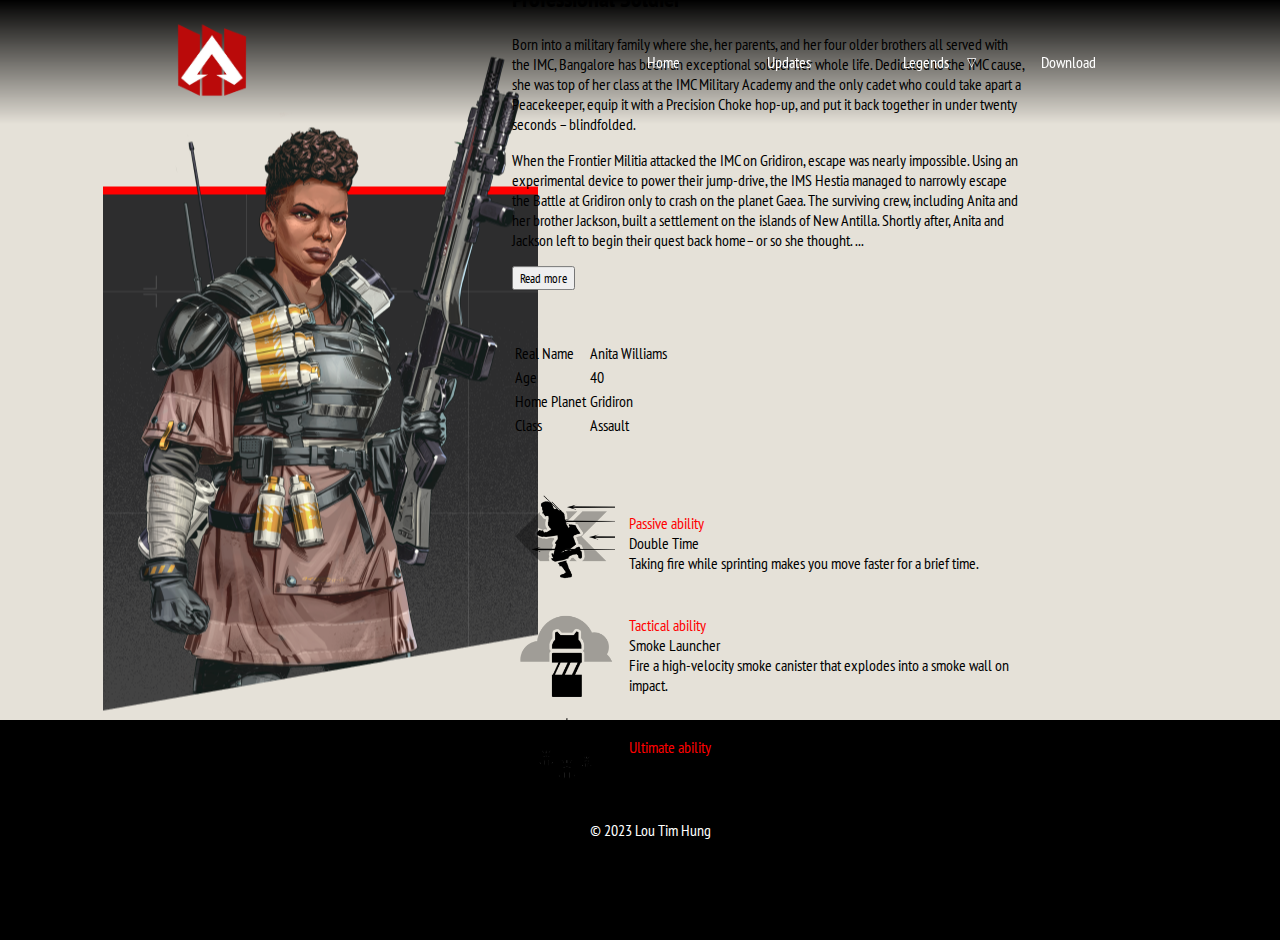
<file: Bangalore.html>
<!doctype html>
<html>
  <head>
    <meta charset="UTF-8">
    <link rel="preconnect" href="https://fonts.googleapis.com">
    <link rel="preconnect" href="https://fonts.gstatic.com" crossorigin>
    <link href="https://fonts.googleapis.com/css2?family=PT+Sans+Narrow:wght@400;700&display=swap" rel="stylesheet">
    <link href="css/style.css" rel="stylesheet" type="text/css" />
    <title>Apex - Legends - Bangalore</title>
    <script>
      function myFunction() {
        var dots = document.getElementById("dots");
        var moreText = document.getElementById("more");
        var btnText = document.getElementById("myBtn");
        if (dots.style.display === "none") {
          dots.style.display = "inline";
          btnText.innerHTML = "Read more";
          moreText.style.display = "none";
        } else {
          dots.style.display = "none";
          btnText.innerHTML = "Read less";
          moreText.style.display = "inline";
        }
      }
    </script>
  </head>
  <body>
    <nav class="navbar"><a href="index.html"><img src="image/logo.png" alt="logo" class="logo"></a>
      <ul class="nav-list">
        <li class="list-item"><a href="index.html"><button class="nav-button">Home</button></a></li>
        <li class="list-item"><a href="Updates.html"><button class="nav-button">Updates</button></a></li>
        <li class="list-item">
          <div class="dropdown"><a href="Legends.html" class="dropdown-btn"><span>Legends</span></a>
            <ul class="menu">
              <li><a href="Bangalore.html">Bangalore</a></li>
              <li><a href="Bloodhound.html">Bloodhound</a></li>
              <li>
                <div style="text-align: center">upcoming</div>
              </li>
            </ul>
          </div>
        </li>
        <li class="list-item"><a href="Download.html"><button class="nav-button">Download</button></a></li>
      </ul>
    </nav>
    <div class="content-container"><img src="image/bg-apex-legends.jpg" class="background">
      <div class="content-left"><img src="image/apex-legends/icon/Bangalore.png"></div>
      <div class="content-right">
        <div>
          <h1>BANGALORE</h1>
          <h2>Professional Soldier</h2>
          <p>Born into a military family where she, her parents, and her four older brothers all served with the IMC, Bangalore has been an exceptional soldier her whole life. Dedicated to the IMC cause, she was top of her class at the IMC Military Academy and the only cadet who could take apart a Peacekeeper, equip it with a Precision Choke hop-up, and put it back together in under twenty seconds – blindfolded.</p>
          <p>When the Frontier Militia attacked the IMC on Gridiron, escape was nearly impossible. Using an experimental device to power their jump-drive, the IMS Hestia managed to narrowly escape the Battle at Gridiron only to crash on the planet Gaea. The surviving crew, including Anita and her brother Jackson, built a settlement on the islands of New Antilla. Shortly after, Anita and Jackson left to begin their quest back home– or so she thought. <span id="dots">...</span></p><span id="more">
            <p>A few years later, on another ship nicknamed the IMS Hestia II, Anita and Jackson were attacked by unknown assailants. A bomb on the outer hull blew out a chunk of the ship… but not before Jackson shielded her, sacrificing his own life to save hers. Anita watched helplessly, as Jackson was sucked out into the vacuum of space. After crashing on the Syndicate planet Solace, Anita looked for both work and the brother she refused to believe had died, so they could begin the decades-long trip back home.</p>
            <p>She started fighting in the Games in the hopes of earning the money and finding a pilot willing to take the epic trip back home to reunite with what remains of her family, but was shocked to find Jackson alive and living a new life. Now that Anita and Jackson are reunited in the Games, she plans to work through her relationship with her estranged brother and support her new chosen family–the Legends.</p>
          </span><button onclick="myFunction()" id="myBtn">Read more</button>
        </div>
        <div style="margin-top: 50px;">
          <table>
            <tr>
              <td><strong>Real Name</strong></td>
              <td> Anita Williams </td>
            </tr>
            <tr>
              <td><strong>Age</strong></td>
              <td> 40 </td>
            </tr>
            <tr>
              <td><strong>Home Planet</strong></td>
              <td> Gridiron </td>
            </tr>
            <tr>
              <td><strong>Class</strong></td>
              <td> Assault </td>
            </tr>
          </table>
        </div>
        <div class="abilities" style="margin-top: 50px;">
          <table>
            <tr>
              <td><img src="image/apex-legends/abilities/bangalore-ability-p.png"></td>
              <td>
                <p><strong style="color: red">Passive ability</strong><br><strong>Double Time</strong><br> Taking fire while sprinting makes you move faster for a brief time.</p>
              </td>
            </tr>
            <tr>
              <td><img src="image/apex-legends/abilities/bangalore-ability-1.png"></td>
              <td>
                <p><strong style="color: red">Tactical ability</strong><br><strong>Smoke Launcher</strong><br> Fire a high-velocity smoke canister that explodes into a smoke wall on impact.</p>
              </td>
            </tr>
            <tr>
              <td><img src="image/apex-legends/abilities/bangalore-ability-2.png"></td>
              <td>
                <p><strong style="color: red">Ultimate ability</strong><br><strong>Rolling Thunder</strong><br> Call in an artillery strike that slowly creeps across the landscape.</p>
              </td>
            </tr>
          </table>
        </div>
      </div>
    </div>
    <footer>
      <p>&copy; 2023 Lou Tim Hung</p>
    </footer>
  </body>
</html>
</file>
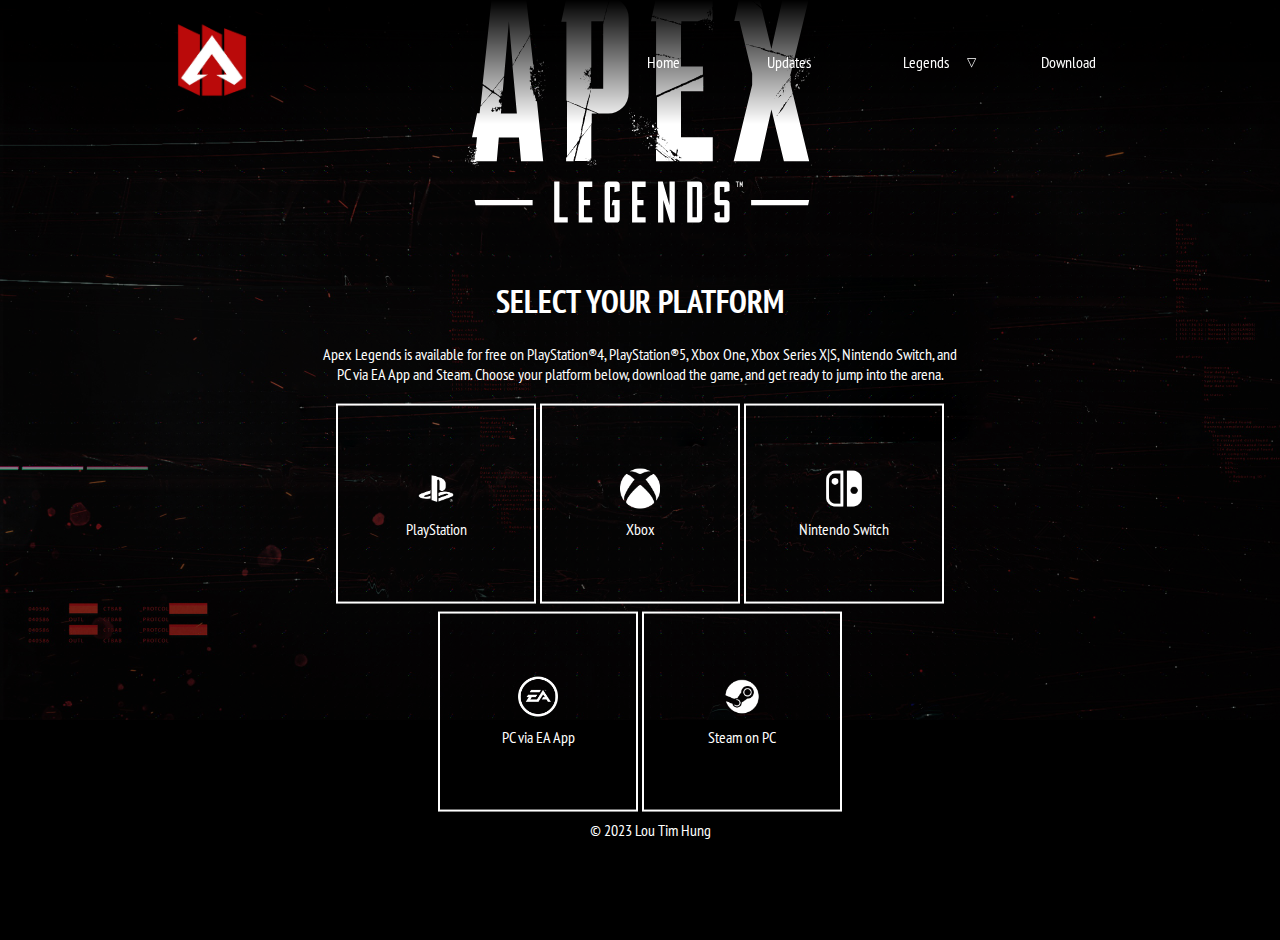
<file: Download.html>
<!doctype html>
<html>
  <head>
    <meta charset="UTF-8">
    <link rel="preconnect" href="https://fonts.googleapis.com">
    <link rel="preconnect" href="https://fonts.gstatic.com" crossorigin>
    <link href="https://fonts.googleapis.com/css2?family=PT+Sans+Narrow:wght@400;700&display=swap" rel="stylesheet">
    <link href="css/style.css" rel="stylesheet" type="text/css" />
    <title>Apex - Download</title>
  </head>
  <body>
    <nav class="navbar"><a href="index.html"><img src="image/logo.png" alt="logo" class="logo"></a>
      <ul class="nav-list">
        <li class="list-item"><a href="index.html"><button class="nav-button">Home</button></a></li>
        <li class="list-item"><a href="Updates.html"><button class="nav-button">Updates</button></a></li>
        <li class="list-item">
          <div class="dropdown"><a href="Legends.html" class="dropdown-btn"><span>Legends</span></a>
            <ul class="menu">
              <li><a href="Bangalore.html">Bangalore</a></li>
              <li><a href="Bloodhound.html">Bloodhound</a></li>
              <li>
                <div style="text-align: center">upcoming</div>
              </li>
            </ul>
          </div>
        </li>
        <li class="list-item"><a href="Download.html"><button class="nav-button">Download</button></a></li>
      </ul>
    </nav>
    <div class="content-container"><img src="image/bg-download.jpeg" class="background" style="filter: brightness(0.5);">
      <div class="content"><img src="image/apex-light-hero-logo.svg" alt="apex-legends-logo">
        <h1>SELECT YOUR PLATFORM</h1>
        <p>Apex Legends is available for free on PlayStation®4, PlayStation®5, Xbox One, Xbox Series X|S, Nintendo Switch, and PC via EA App and Steam. Choose your platform below, download the game, and get ready to jump into the arena.</p>
        <div><a href="https://www.playstation.com/en-hk/games/apex-legends/"><button class="platform-button"><img class="platform-icon" src="image/icon-PlayStation.png">PlayStation</button></a><a href="https://www.xbox.com/en-HK/games/apex-legends#purchaseoptions"><button class="platform-button"><img class="platform-icon" src="image/icon-xbox.png">Xbox</button></a><a href="https://www.nintendo.com/us/store/products/apex-legends-switch/"><button class="platform-button"><img class="platform-icon" src="image/icon-switch.png">Nintendo Switch</button></a></div>
        <div><a href="https://www.ea.com/en-gb/games/apex-legends/buy/pc"><button class="platform-button"><img class="platform-icon" src="image/icon-EA.png">PC via EA App</button></a><a href="https://store.steampowered.com/app/1172470/Apex_Legends/"><button class="platform-button"><img class="platform-icon" src="image/icon-steam.png">Steam on PC</button></a></div>
      </div>
    </div>
    <footer>
      <p>&copy; 2023 Lou Tim Hung</p>
    </footer>
  </body>
</html>
</file>
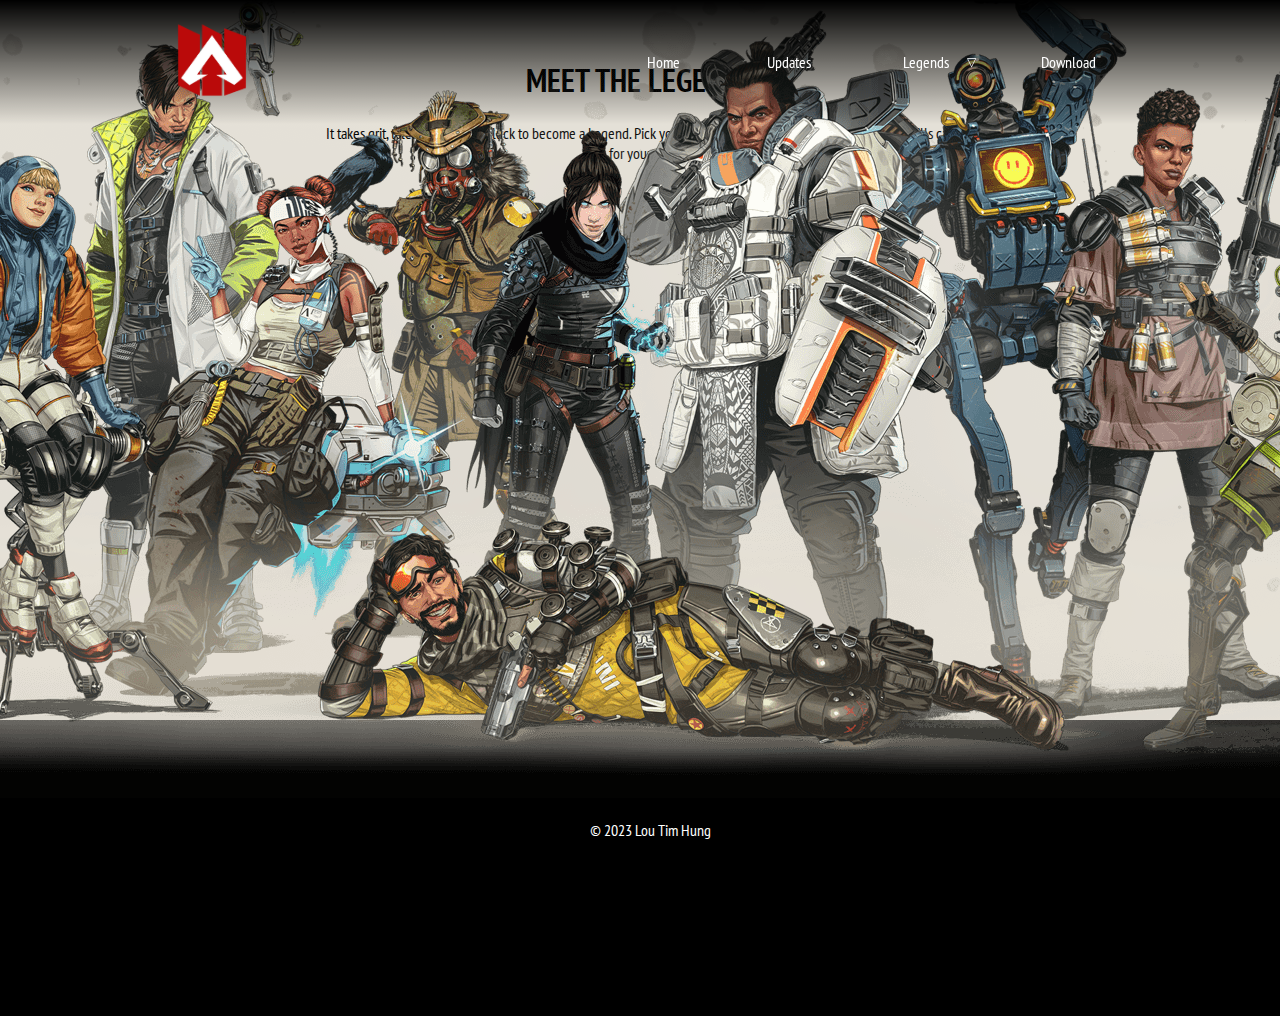
<file: Legends.html>
<!doctype html>
<html>
  <head>
    <meta charset="UTF-8">
    <link rel="preconnect" href="https://fonts.googleapis.com">
    <link rel="preconnect" href="https://fonts.gstatic.com" crossorigin>
    <link href="https://fonts.googleapis.com/css2?family=PT+Sans+Narrow:wght@400;700&display=swap" rel="stylesheet">
    <link href="css/style.css" rel="stylesheet" type="text/css" />
    <title>Apex - Legends</title>
  </head>
  <body>
    <nav class="navbar"><a href="index.html"><img src="image/logo.png" alt="logo" class="logo"></a>
      <ul class="nav-list">
        <li class="list-item"><a href="index.html"><button class="nav-button">Home</button></a></li>
        <li class="list-item"><a href="Updates.html"><button class="nav-button">Updates</button></a></li>
        <li class="list-item">
          <div class="dropdown"><a href="Legends.html" class="dropdown-btn"><span>Legends</span></a>
            <ul class="menu">
              <li><a href="Bangalore.html">Bangalore</a></li>
              <li><a href="Bloodhound.html">Bloodhound</a></li>
              <li>
                <div style="text-align: center">upcoming</div>
              </li>
            </ul>
          </div>
        </li>
        <li class="list-item"><a href="Download.html"><button class="nav-button">Download</button></a></li>
      </ul>
    </nav>
    <div class="content-container"><img src="image/bg-apex-legends.jpg" class="background">
			<div class="content" style="color:black; top:15%">
				<h1>MEET THE LEGENDS</h1>
				<p>It takes grit, talent, and a lot of luck to become a Legend. Pick your favorite and see what their unique set of skills can do for your squad.</p>
			</div>
      <div class="content">
        <div class="legends Caustic"><img class="legends Caustic-img" src="image/apex-legends/legends/Caustic.webp">
          <h1>Caustic</h1>
        </div>
        <div class="legends Wattson"><img class="Wattson-img" src="image/apex-legends/legends/Wattson.webp">
          <h1>Wattson</h1>
        </div>
        <div class="legends Crypto"><img class="Crypto-img" src="image/apex-legends/legends/Crypto.webp">
          <h1>Crypto</h1>
        </div>
        <div class="legends Lifeline"><img class="Lifeline-img" src="image/apex-legends/legends/Lifeline.webp">
          <h1>Lifeline</h1>
        </div>
        <div class="legends Bloodhound"><img class="Bloodhound-img" src="image/apex-legends/legends/Bloodhound.webp">
          <h1>Bloodhound</h1>
        </div>
        <div class="legends Wraith"><img class="Wraith-img" src="image/apex-legends/legends/Wraith.webp">
          <h1>Wraith</h1>
        </div>
        <div class="legends Gibraltar"><img class="Gibraltar-img" src="image/apex-legends/legends/Gibraltar.webp">
          <h1>Gibraltar</h1>
        </div>
        <div class="legends Pathfinder"><img class="Pathfinder-img" src="image/apex-legends/legends/Pathfinder.webp">
          <h1>Pathfinder</h1>
        </div>
        <div class="legends Bangalore"><img class="Bangalore-img" src="image/apex-legends/legends/Bangalore.webp">
          <h1>Bangalore</h1>
        </div>
        <div class="legends Octane"><img class="Octane-img" src="image/apex-legends/legends/Octane.webp">
          <h1>Octane</h1>
        </div>
        <div class="legends mirage"><img class="mirage-img" src="image/apex-legends/legends/mirage.webp">
          <h1>mirage</h1>
        </div><img src="image/all-legends.png" usemap="#image-map" class="map"><map name="image-map"><area class="Caustic-map" target="" alt="" title="" href="" coords="230,158,206,131,158,138,153,173,152,200,104,244,111,261,106,302,121,307,114,317,89,309,67,272,84,217,80,200,41,207,38,256,41,294,79,339,108,370,130,377,118,392,113,441,118,521,116,650,104,694,65,716,70,741,106,746,147,743,167,740,172,707,169,687,189,621,192,561,203,563,206,619,218,631,240,697,235,734,243,758,284,756,292,746,282,695,292,594,270,557,211,540,236,501,245,421,259,367,284,291,308,248,326,222,294,198,270,198,257,207,248,193,236,182" shape="poly"><area class="Wattson-map" target="" alt="" title="" href="" coords="323,242,355,235,377,252,381,276,398,291,393,325,411,364,425,436,433,486,464,507,464,544,433,563,409,581,384,620,391,647,403,659,415,702,459,712,530,787,496,792,437,737,418,748,423,778,403,783,381,742,337,744,321,800,301,803,306,736,262,720,238,783,203,790,223,766,247,700,298,705,311,693,303,666,328,568,269,553,203,546,236,463,233,410,242,342,265,310,274,270" shape="poly"><area class="Crypto-map" target="" alt="" title="" href="" coords="588,33,574,70,555,85,555,101,530,117,459,123,457,187,406,204,408,248,413,287,401,343,420,575,408,685,430,719,459,704,476,558,566,419,605,331,593,248,540,204,533,177,559,129,577,197,601,202,598,131,627,131,632,119,601,92,598,72,608,34" shape="poly"><area class="Lifeline-map" target="" alt="" title="" href="" coords="596,260,622,265,638,250,657,272,650,293,655,311,666,333,710,357,708,427,727,503,762,525,781,555,771,593,779,622,684,644,638,691,605,652,577,654,511,761,467,779,421,752,467,686,462,623,489,525,535,435,498,325,527,313,557,393,598,335,567,288" shape="poly"><area class="Bloodhound-map" target="" alt="" title="" href="" coords="649,248,674,231,662,222,700,214,733,195,752,175,786,166,842,202,869,287,813,422,817,529,764,537,708,495,718,458,708,343,659,314" shape="poly"><area class="Wraith-map" target="" alt="" title="" href="" coords="906,209,896,226,876,273,832,318,795,406,788,507,811,601,873,619,895,531,930,638,979,652,964,470,995,441,996,401,956,396,954,348,937,223" shape="poly"><area class="Gibraltar-map" target="" alt="" title="" href="" coords="1040,121,981,194,932,294,951,351,968,385,966,452,973,535,981,635,1068,669,1090,570,1144,704,1217,728,1207,572,1242,552,1230,489,1281,406,1254,304,1252,207,1227,134,1146,165,1159,84" shape="poly"><area class="Pathfinder-map" target="" alt="" title="" href="" coords="1300,11,1269,55,1344,135,1271,122,1239,200,1254,332,1249,496,1291,703,1346,807,1373,761,1341,629,1351,557,1322,474,1359,469,1347,649,1373,696,1395,683,1448,515,1409,250,1458,123,1325,10" shape="poly"><area class="Bangalore-map" target="" alt="" title="" href="" coords="1454,172,1522,165,1531,212,1526,250,1551,277,1541,304,1598,112,1644,140,1588,462,1565,489,1614,782,1526,784,1488,552,1405,799,1356,792,1402,523,1361,474,1393,253,1436,241" shape="poly"><area class="Octane-map" target="" alt="" title="" href="" coords="1641,214,1746,222,1751,307,1799,341,1846,331,1802,488,1814,553,1897,827,1851,839,1692,585,1644,590,1580,646,1542,827,1444,838,1514,582,1541,434,1485,356,1536,351,1588,414,1590,326" shape="poly"><area class="mirage-map" target="" alt="" title="" href="" coords="628,815,1397,839,1344,735,1180,674,828,579,659,644" shape="poly"></map>
      </div>
    </div>
    <footer>
      <p>&copy; 2023 Lou Tim Hung</p>
    </footer>
  </body>
</html>
</file>
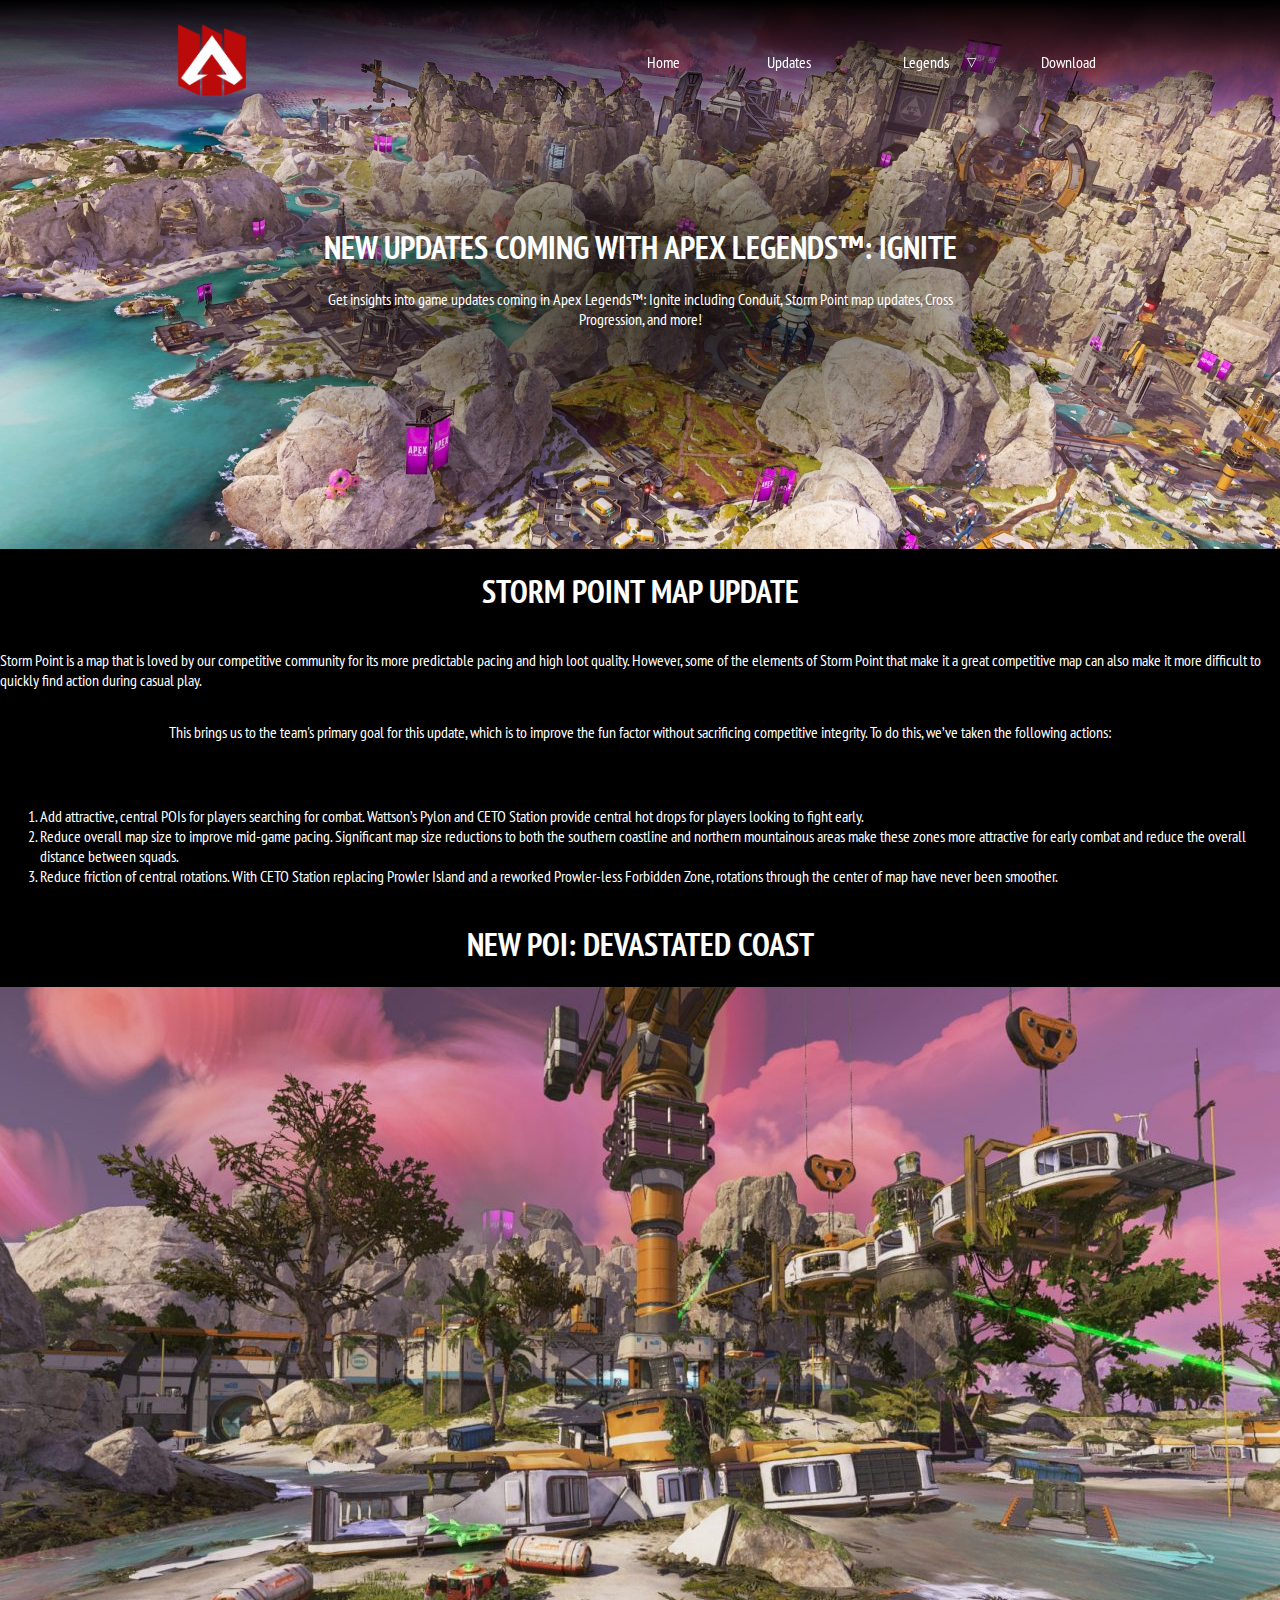
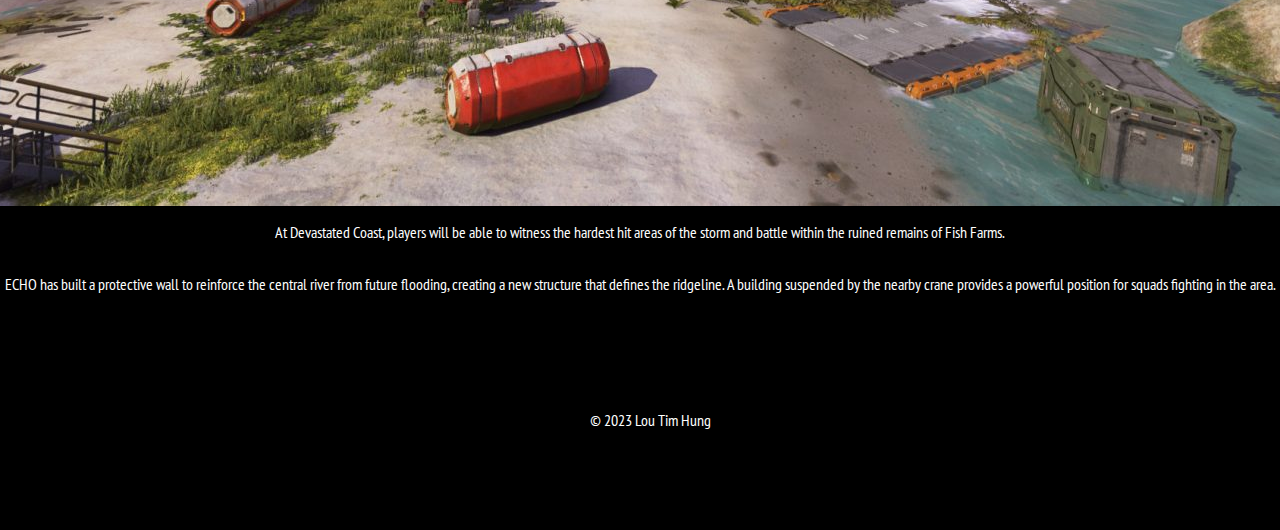
<file: Updates.html>
<!doctype html>
<html>
  <head>
    <meta charset="UTF-8">
    <link rel="preconnect" href="https://fonts.googleapis.com">
    <link rel="preconnect" href="https://fonts.gstatic.com" crossorigin>
    <link href="https://fonts.googleapis.com/css2?family=PT+Sans+Narrow:wght@400;700&display=swap" rel="stylesheet">
    <link href="css/style.css" rel="stylesheet" type="text/css" />
    <title>Apex - Map</title>
  </head>
  <body>
    <nav class="navbar"><a href="index.html"><img src="image/logo.png" alt="logo" class="logo"></a>
      <ul class="nav-list">
        <li class="list-item"><a href="index.html"><button class="nav-button">Home</button></a></li>
        <li class="list-item"><a href="Updates.html"><button class="nav-button">Updates</button></a></li>
        <li class="list-item">
          <div class="dropdown"><a href="Legends.html" class="dropdown-btn"><span>Legends</span></a>
            <ul class="menu">
              <li><a href="Bangalore.html">Bangalore</a></li>
              <li><a href="Bloodhound.html">Bloodhound</a></li>
              <li>
                <div style="text-align: center">upcoming</div>
              </li>
            </ul>
          </div>
        </li>
        <li class="list-item"><a href="Download.html"><button class="nav-button">Download</button></a></li>
      </ul>
    </nav>
    <div class="content-container"><img src="image/bg-energized-storm-point.jpg" alt="stormpoint">
      <div class="content">
        <h1>NEW UPDATES COMING WITH APEX LEGENDS™: IGNITE</h1>
        <p>Get insights into game updates coming in Apex Legends™: Ignite including Conduit, Storm Point map updates, Cross Progression, and more!</p>
      </div>
    </div>
    <div class="content-container" style="text-align:left">
      <h1>STORM POINT MAP UPDATE</h1>
      <p>Storm Point is a map that is loved by our competitive community for its more predictable pacing and high loot quality. However, some of the elements of Storm Point that make it a great competitive map can also make it more difficult to quickly find action during casual play.</p>
      <p>This brings us to the team's primary goal for this update, which is to improve the fun factor without sacrificing competitive integrity. To do this, we’ve taken the following actions:
      <p>
      <ol>
        <li>Add attractive, central POIs for players searching for combat. Wattson’s Pylon and CETO Station provide central hot drops for players looking to fight early.</li>
        <li>Reduce overall map size to improve mid-game pacing. Significant map size reductions to both the southern coastline and northern mountainous areas make these zones more attractive for early combat and reduce the overall distance between squads.</li>
        <li>Reduce friction of central rotations. With CETO Station replacing Prowler Island and a reworked Prowler-less Forbidden Zone, rotations through the center of map have never been smoother.</li>
      </ol>
    </div>
    <div class="content-container">
      <h1>NEW POI: DEVASTATED COAST</h1><img src="image/devastated-coast.jpg">
      <p>At Devastated Coast, players will be able to witness the hardest hit areas of the storm and battle within the ruined remains of Fish Farms.</p>
      <p>ECHO has built a protective wall to reinforce the central river from future flooding, creating a new structure that defines the ridgeline. A building suspended by the nearby crane provides a powerful position for squads fighting in the area.</p>
    </div>
    <footer>
      <p>&copy; 2023 Lou Tim Hung</p>
    </footer>
  </body>
</html>
</file>
<file: css/style.css>
*{
     font-family: 'PT Sans Narrow', sans-serif;
}
 body{
     margin: 0;
     background: #000000;
     font-weight: 300;
}
/* nav */
 .navbar{
     position: fixed;
     width: 100%;
     padding: 10px;
     background: linear-gradient(to bottom, rgba(0, 0, 0, 100), rgba(0, 0, 0, 0));
     color: white;
     display: flex;
     justify-content: space-around;
     align-items: center;
     z-index: 999;
}
 .nav-list{
     list-style-type: none;
}
 .nav-list .list-item{
     display: inline-block;
     padding: 10px 10px;
     font-size: 20px;
}
 .nav-button{
     background-color: rgba(0,0,0,0);
     color: white;
     border: 0px solid white;
     padding: 15px 32px;
     text-align: center;
     text-decoration: none;
     display: inline-block;
     font-size: 16px;
     cursor: pointer;
     transition: 0.25s;
}
 .nav-button:hover{
     color: red;
}
 .logo{
     height: 100px;
}
 .dropdown {
     position: relative;
     width: 120px;
}
 .dropdown-btn {
     display: inline-block;
     color: white;
     text-decoration: none;
     background: rgba(0,0,0,0);
     line-height: 40px;
     height: 40px;
     width: 100%;
     text-align: center;
     font-size: 16px;
}
 .dropdown-btn :hover{
     color: red;
}
 .dropdown>.menu {
     position: absolute;
     left: 0;
     top: 40px;
     list-style: none;
     margin: 0;
     padding: 0;
     width: 100%;
     box-shadow: 0 5px 10px rgba(0,0,0,.2);
     font-size: 16px;
     display: none;
}
 .dropdown:hover>.menu {
     display: block;
}
 .dropdown>.menu a {
     text-decoration: none;
     background: rgba(0,0,0,0.5);
     color: white;
     display: block;
     padding: 5px 0;
     text-align: center;
     transition: all .5s ease;
}
 .dropdown>.menu a:hover {
     background: #eee;
     color: red;
}
 .dropdown-btn span:after {
     content: "\25BD";
    /* Unicode character for down arrow */
     font-size: 12px;
     color: white;
     position: absolute;
     top: 50%;
     right: 10px;
     transform: translateY(-50%);
}
 .dropdown:hover span:after{
     content: "\25B3";
    /* Unicode character for up arrow */
}
/* Main Content */
 .background{
     width: 100%;
     background-size: cover;
}

 .content-container{
     display: flex;
     align-items: center;
     justify-content: center;
     flex-direction: column;
     width: 100%;
     position: relative;
     z-index: 0;
     color:white;
     text-align: center;
}
 .content{
     position: absolute;
     top: 50%;
     left:50%;
     transform: translate(-50%, -50%);
     text-align: center;
     color: #FFFFFF;
}
 .content-left{
     position: absolute;
     top: 50%;
     left: 25%;
     transform: translate(-50%, -50%);
     text-align: center;
     color: #FFFFFF;
     font-weight: Bold 100;
     float: left;
}
 .content-left img{
     width: auto;
}
 .content-right{
     position: absolute;
     top: 50%;
     left: 60%;
     transform: translate(-50%, -50%);
     text-align: left;
     color: black;
     font-weight: Bold 100;
     float: right;
}
 .update-content{
     position:relative;
}
 .right, .left{
     width:50%;
     position:absolute;
     color: white;
}
 .right{
     right:0;
}
 .left{
     left:0;
}
 .right img{
     width: 80%;
}
 #more {
    display: none;
}
 .abilities img{
     width: 100px;
     margin-right: 10px;
}
 footer{
     height: 200px;
     width: 100%;
     padding: 10px;
     background-color: #000000;
     color: white;
     display: flex;
     justify-content: space-around;
     align-items: center;
     text-align: center;
}
 .button {
     border-radius: 4px;
     background-color: rgba(0,0,0,0);
     font-size: 16px;
     width: 200px;
     cursor: pointer;
     margin: 5px;
     color: white;
     padding: 15px 32px;
     text-align: center;
     text-decoration: none;
     display: inline-block;
     border: 0 solid;
     box-shadow: inset 0 0 20px rgba(255, 255, 255, 0);
     outline: 1px solid;
     outline-color: rgba(255, 255, 255, .5);
     outline-offset: 0px;
     text-shadow: none;
     transition: all 1250ms cubic-bezier(0.19, 1, 0.22, 1);
}
 .button span {
     cursor: pointer;
     display: inline-block;
     position: relative;
     transition: 0.5s;
}
 .button:hover{
     border: 1px solid;
     box-shadow: inset 0 0 20px rgba(255, 255, 255, .5), 0 0 20px rgba(255, 255, 255, .2);
     outline-color: rgba(255, 255, 255, 0);
     outline-offset: 15px;
     text-shadow: 1px 1px 2px #427388;
}
 .button span:after {
     content: '\00bb';
     position: absolute;
     opacity: 0;
     top: 0;
     right: -20px;
     transition: 0.5s;
}
 .button:hover span {
     padding-right: 25px;
}
 .button:hover span:after {
     opacity: 1;
     right: 0;
}
 .updates-content{
     text-align: left;
     width: 75%;
}
/* platform */
 .platform-button{
     height: 200px;
     width: 200px;
     background-color: rgba(0,0,0,0);
     color: white;
     border: 2px solid white;
     padding: 15px 32px;
     text-align: center;
     text-decoration: none;
     display: inline-block;
     font-size: 16px;
     margin: 4px 2px;
     cursor: pointer;
}
 .platform-icon{
     filter: brightness(0) invert(1);
     display: block;
     height: 40px;
     margin: 0 auto;
     margin-bottom: 10px;
     transition: transform .2s;
}
 .platform-icon:hover{
     transform: scale(1.2);
}
/* Legends */
 .map{
     z-index: 999;
}
 .legends{
     z-index: -1;
}
 .legends img{
     height: inherit;
}
 .Caustic{
     position: absolute;
     top: 14.5%;
     left: 0.7%;
     height: 630px;
     visibility: hidden;
}
 .Caustic h1{
     position: absolute;
     top: 50%;
     color: black;
}
 body:has(.Caustic-map:hover) .Caustic{
     visibility: visible;
}
 body:has(.Caustic-map:hover) .map {
     filter: opacity(10%);
}
/* Wattson */
 .Wattson{
     position: absolute;
     top: 25.7%;
     left: 10.4%;
     height: 590px;
     visibility: hidden;
}
 .Wattson h1{
     position: absolute;
     top: 50%;
     color: black;
}
 body:has(.Wattson-map:hover) .Wattson{
     visibility: visible;
}
 body:has(.Wattson-map:hover) .map {
     filter: opacity(10%);
}
/* Crypto */
 .Crypto{
     position: absolute;
     top: 13.7%;
     left: 19.4%;
     height: 590px;
     visibility: hidden;
}
 .Crypto h1{
     position: absolute;
     top: 50%;
     left: -25%;
     color: black;
}
 body:has(.Crypto-map:hover) .Crypto{
     visibility: visible;
}
 body:has(.Crypto-map:hover) .map {
     filter: opacity(10%);
}
/* Lifeline */
 .Lifeline{
     position: absolute;
     top: 28.7%;
     left: 19.4%;
     height: 550px;
     visibility: hidden;
}
 .Lifeline h1{
     position: absolute;
     top: 75%;
     right: 25%;
     color: black;
}
 body:has(.Lifeline-map:hover) .Lifeline{
     visibility: visible;
}
 body:has(.Lifeline-map:hover) .map {
     filter: opacity(10%);
}
/* Bloodhound */
 .Bloodhound {
     position: absolute;
     top: 18%;
     left: 33%;
     height: 550px;
     visibility: hidden;
}
 .Bloodhound h1{
     position: absolute;
     top: 50%;
     left: -25%;
     color: black;
}
 body:has(.Bloodhound-map:hover) .Bloodhound {
     visibility: visible;
}
 body:has(.Bloodhound-map:hover) .map {
     filter: opacity(10%);
}
/* Wraith */
 .Wraith{
     position: absolute;
     top: 23%;
     left: 38.3%;
     height: 550px;
     visibility: hidden;
}
 .Wraith h1{
     position: absolute;
     top: 50%;
     left: -10%;
     color: black;
}
 body:has(.Wraith-map:hover) .Wraith {
     visibility: visible;
}
 body:has(.Wraith-map:hover) .map {
     filter: opacity(10%);
}
/* Gibraltar */
 .Gibraltar{
     position: absolute;
     top: 7%;
     left: 43.5%;
     height: 835px;
     visibility: hidden;
}
 .Gibraltar h1{
     position: absolute;
     top: 50%;
     left: 0%;
     color: black;
}
 body:has(.Gibraltar-map:hover) .Gibraltar {
     visibility: visible;
}
 body:has(.Gibraltar-map:hover) .map {
     filter: opacity(10%);
}
/* Pathfinder */
 .Pathfinder{
     position: absolute;
     left: 57.3%;
     height: 835px;
     visibility: hidden;
}
 .Pathfinder h1{
     position: absolute;
     top: 50%;
     left: -10%;
     color: black;
}
 body:has(.Pathfinder-map:hover) .Pathfinder{
     visibility: visible;
}
 body:has(.Pathfinder-map:hover) .map {
     filter: opacity(10%);
}
/* Bangalore */
 .Bangalore{
     position: absolute;
     top: 12%;
     left: 69.3%;
     height: 707px;
     visibility: hidden;
}
 .Bangalore h1{
     position: absolute;
     top: 50%;
     left: -30%;
     color: black;
}
 body:has(.Bangalore-map:hover) .Bangalore {
     visibility: visible;
}
 body:has(.Bangalore-map:hover) .map {
     filter: opacity(10%);
}
/* Octane */
 .Octane{
     position: absolute;
     top: 19.1%;
     left: 69.3%;
     height: 690px;
     visibility: hidden;
}
 .Octane h1{
     position: absolute;
     top: 50%;
     left: 10%;
     color: black;
}
 body:has(.Octane-map:hover) .Octane {
     visibility: visible;
}
 body:has(.Octane-map:hover) .map {
     filter: opacity(10%);
}
/* mirage */
 .mirage img{
     position: absolute;
     top: 48%;
     left: 43%;
     height: 713px;
     transform: rotate(297deg);
     visibility: hidden;
}
 body:has(.mirage-map:hover) .mirage-img {
     visibility: visible;
}
 body:has(.mirage-map:hover) .map {
     filter: opacity(10%);
}
 .mirage h1{
     position: absolute;
     top: 90%;
     left: 50%;
     color: black;
     visibility: hidden;
}
 body:has(.mirage-map:hover) .mirage h1 {
     visibility: visible;
}
</file>
